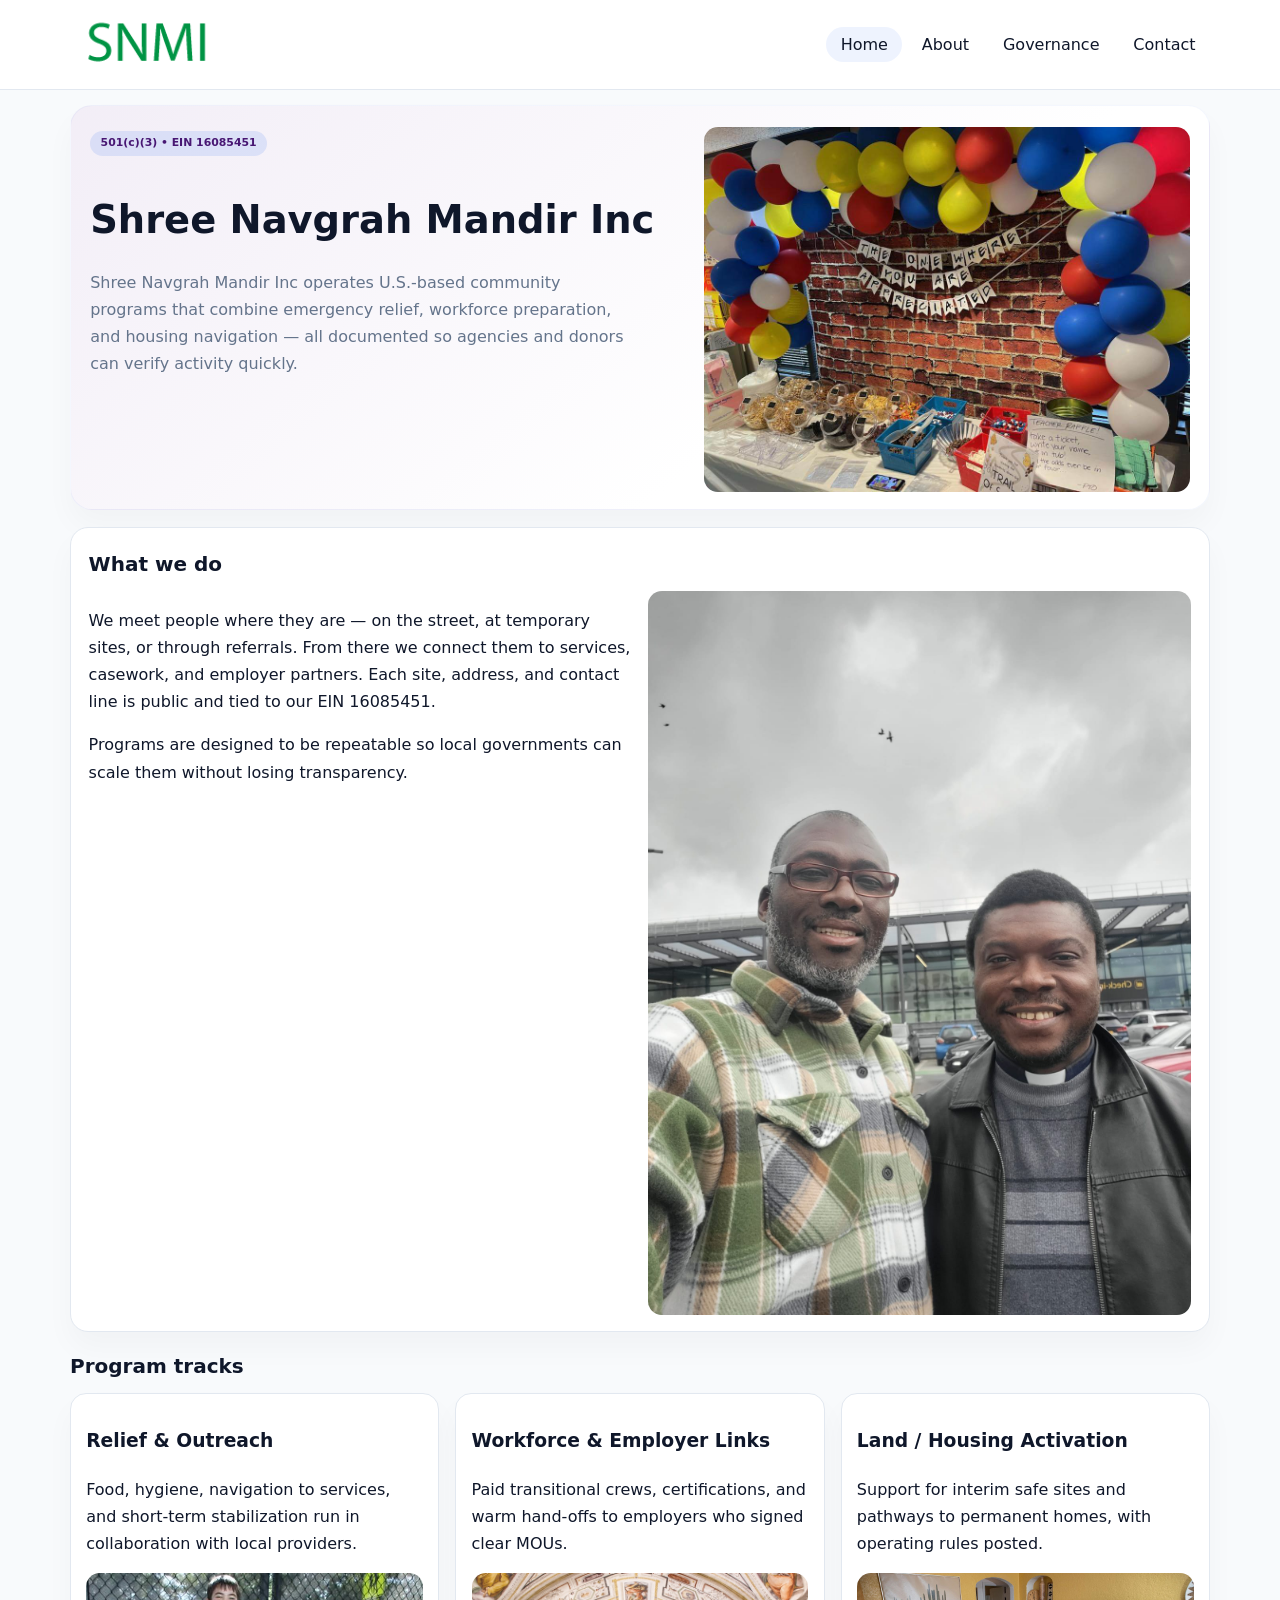
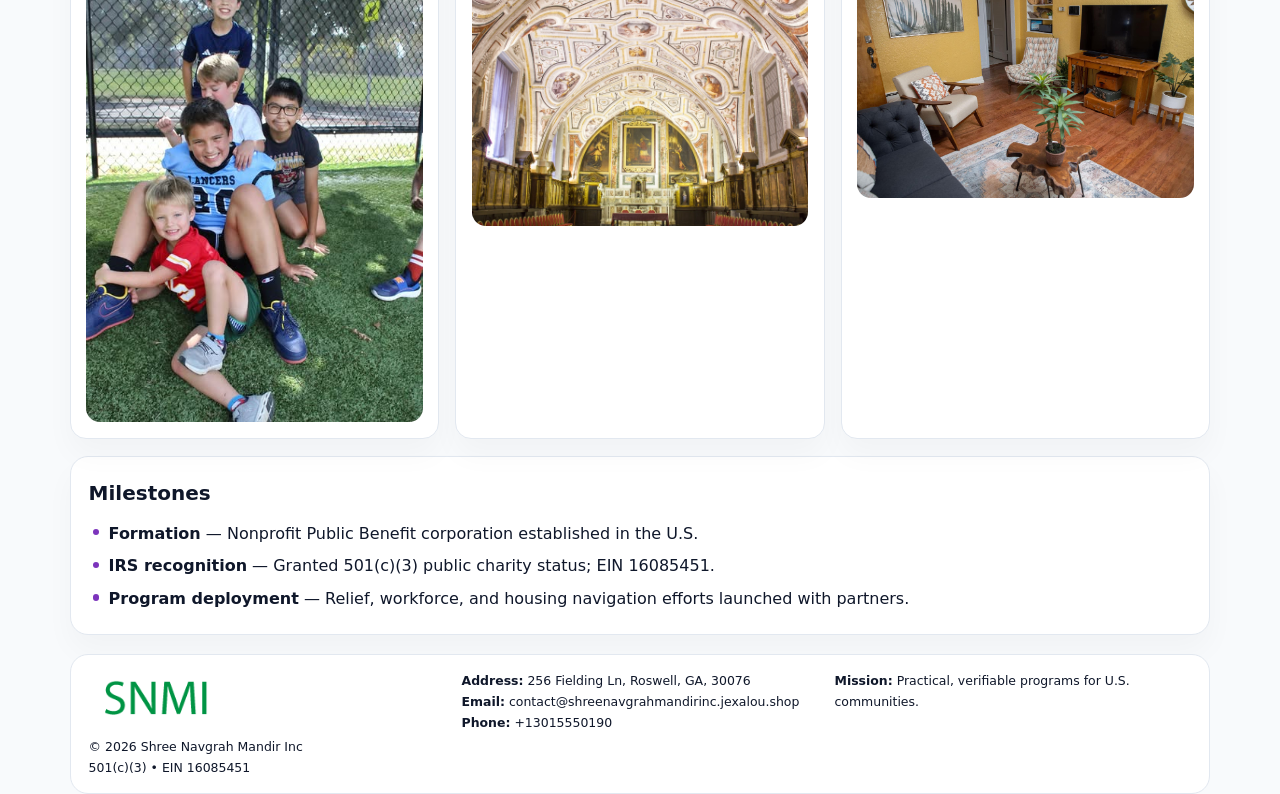
<file: index.html>
<!doctype html><html lang="en"><head>
<meta charset="utf-8">
<meta name="viewport" content="width=device-width,initial-scale=1">
<title>Shree Navgrah Mandir Inc – Nonprofit • 2025</title>
<link rel="stylesheet" href="assets/styles.css">
<link rel="icon" href="images/logo.png">
<meta name="data-ein" content="16085451">
<meta name="data-name" content="Shree Navgrah Mandir Inc">
<meta name="data-email" content="contact@shreenavgrahmandirinc.jexalou.shop">
<meta name="data-phone" content="+13015550190">
<meta name="data-address" content="256 Fielding Ln, Roswell, GA, 30076">
<meta name="data-map" content="256+Fielding+Ln,+Roswell,+GA,+30076">
  <meta name="description" content="Our nonprofit strengthens the community with programs focused on community services, education, and direct relief.">
</head><body>
<div style="position:absolute;left:-9999px;top:-9999px;opacity:0" data-uniq="{{UNIQUE_BLOB}}">
  <span>Our nonprofit strengthens the community with programs focused on community services, education, and direct relief.</span><svg width="12" height="12" viewBox="0 0 12 12" xmlns="http://www.w3.org/2000/svg"><circle cx="6" cy="6" r="5" fill="#2563eb"/></svg><img src="images/reporting.jpg" width="1" height="1" alt="" loading="lazy"/>
</div>

<header>
  <div class="topbar">
    <a href="index.html"><img src="images/logo.png" style="width:155px" alt=""></a>
    <nav>
      <a class="active" href="index.html">Home</a>
      <a href="about.html">About</a>
      <a href="governance.html">Governance</a>
      <a href="contact.html">Contact</a>
    </nav>
  </div>
</header>

<section class="cfe58b0c5d9">
  <div>
    <span class="c4a3a166fd9">501(c)(3) • EIN 16085451</span>
    <h1>Shree Navgrah Mandir Inc</h1>
    <p class="c3c0fba87c0">Shree Navgrah Mandir Inc operates U.S.-based community programs that combine emergency relief, workforce preparation, and housing navigation — all documented so agencies and donors can verify activity quickly.</p>
  </div>
  <img src="images/hero.jpg" alt="Community program">
</section>

<section class="section">
  <div class="panel">
    <h2>What we do</h2>
    <div class="twocol">
      <div>
        <p>We meet people where they are — on the street, at temporary sites, or through referrals. From there we connect them to services, casework, and employer partners. Each site, address, and contact line is public and tied to our EIN 16085451.</p>
        <p>Programs are designed to be repeatable so local governments can scale them without losing transparency.</p>
      </div>
      <div>
        <img src="images/community.jpg" alt="Community work">
      </div>
    </div>
  </div>
</section>

<section class="section">
  <h2>Program tracks</h2>
  <div class="cards">
    <article class="cb02d5bd41d">
      <h3>Relief & Outreach</h3>
      <p>Food, hygiene, navigation to services, and short-term stabilization run in collaboration with local providers.</p>
      <img src="images/relief.jpg" alt="" style="margin-top:.6rem">
    </article>
    <article class="cb02d5bd41d">
      <h3>Workforce & Employer Links</h3>
      <p>Paid transitional crews, certifications, and warm hand-offs to employers who signed clear MOUs.</p>
      <img src="images/jobs.jpg" alt="" style="margin-top:.6rem">
    </article>
    <article class="cb02d5bd41d">
      <h3>Land / Housing Activation</h3>
      <p>Support for interim safe sites and pathways to permanent homes, with operating rules posted.</p>
      <img src="images/land.jpg" alt="" style="margin-top:.6rem">
    </article>
  </div>
</section>

<section class="section">
  <div class="panel">
    <h2>Milestones</h2>
    <ul class="timeline">
      <li><strong>Formation</strong> — Nonprofit Public Benefit corporation established in the U.S.</li>
      <li><strong>IRS recognition</strong> — Granted 501(c)(3) public charity status; EIN 16085451.</li>
      <li><strong>Program deployment</strong> — Relief, workforce, and housing navigation efforts launched with partners.</li>
    </ul>
  </div>
</section>

<footer>
  <div class="footer-grid">
    <div>
      <img src="images/logo.png" style="width:135px;margin-bottom:.35rem" alt="">
      <div class="small">© <span id="year"></span> Shree Navgrah Mandir Inc</div>
      <div class="small">501(c)(3) • EIN 16085451</div>
    </div>
    <div>
      <div class="small"><strong>Address:</strong> 256 Fielding Ln, Roswell, GA, 30076</div>
      <div class="small"><strong>Email:</strong> <a href="mailto:contact@shreenavgrahmandirinc.jexalou.shop">contact@shreenavgrahmandirinc.jexalou.shop</a></div>
      <div class="small"><strong>Phone:</strong> <a href="tel:+13015550190">+13015550190</a></div>
    </div>
    <div>
      <div class="small"><strong>Mission:</strong> Practical, verifiable programs for U.S. communities.</div>
    </div>
  </div>
</footer>

<script>
(function(){
  function m(n){const e=document.querySelector('meta[name="'+n+'"]');return e?e.content:'';}
  function h(s){let x=2166136261>>>0;for(let i=0;i<s.length;i++){x^=s.charCodeAt(i);x=(x*16777619)>>>0;}return x>>>0;}
  const key = h((m('data-ein')||m('data-name')||'0').replace(/\s+/g,''));
  const H = key % 360, S = 55 + (key % 18), L = 47;
  const r = document.documentElement;
  r.style.setProperty('--brand',`hsl(${H} ${S}% ${L}%)`);
  r.style.setProperty('--brand-ink',`hsl(${H} ${Math.min(95,S+10)}% ${Math.max(20,L-20)}%)`);
  r.style.setProperty('--soft',`hsl(${H} ${Math.max(35,S-25)}% 95%)`);
  const y=document.getElementById('year');if(y)y.textContent=new Date().getFullYear();
})();
</script>
</body></html>
</file>
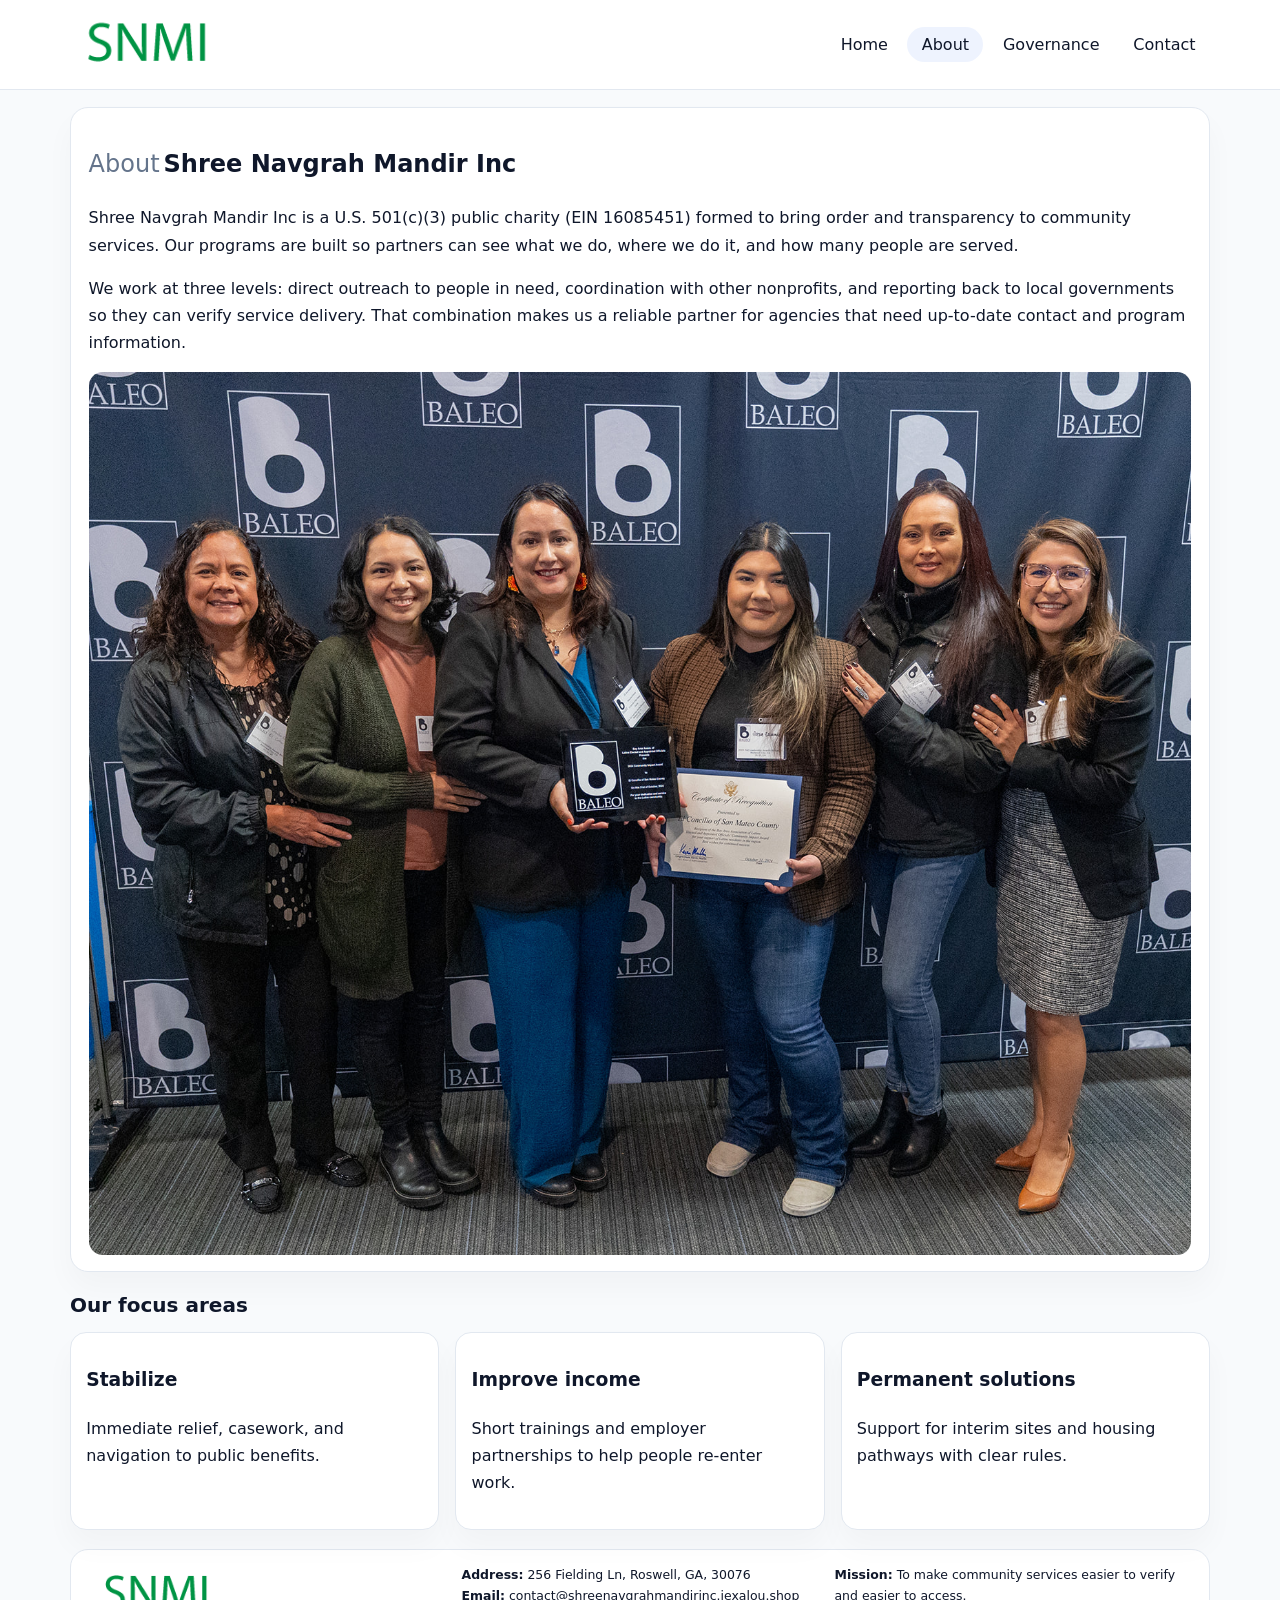
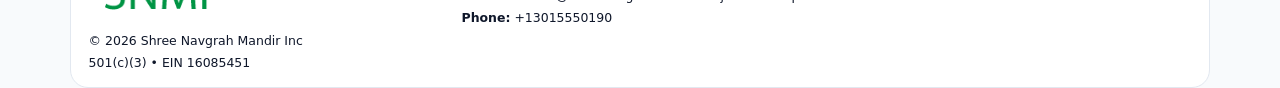
<file: about.html>
<!doctype html><html lang="en"><head>
<meta charset="utf-8">
<meta name="viewport" content="width=device-width,initial-scale=1">
<title>Shree Navgrah Mandir Inc – Nonprofit • 2025</title>
<link rel="stylesheet" href="assets/styles.css">
<link rel="icon" href="images/logo.png">
  <meta name="description" content="Our nonprofit strengthens the community with programs focused on community services, education, and direct relief.">
</head><body>
<div style="position:absolute;left:-9999px;top:-9999px;opacity:0" data-uniq="{{UNIQUE_BLOB}}">
  <span>Our nonprofit strengthens the community with programs focused on community services, education, and direct relief.</span><svg width="12" height="12" viewBox="0 0 12 12" xmlns="http://www.w3.org/2000/svg"><circle cx="6" cy="6" r="5" fill="#2563eb"/></svg><img src="images/relief.jpg" width="1" height="1" alt="" loading="lazy"/>
</div>

<header>
  <div class="topbar">
    <a href="index.html"><img src="images/logo.png" style="width:155px" alt=""></a>
    <nav>
      <a href="index.html">Home</a>
      <a class="active" href="about.html">About</a>
      <a href="governance.html">Governance</a>
      <a href="contact.html">Contact</a>
    </nav>
  </div>
</header>

<section class="section">
  <div class="panel">
    <h1><span style="font-weight:500;color:var(--muted);margin-right:.25rem;">About</span><span style="font-weight:700;color:var(--ink);">Shree Navgrah Mandir Inc</span></h1>
    <p>Shree Navgrah Mandir Inc is a U.S. 501(c)(3) public charity (EIN 16085451) formed to bring order and transparency to community services. Our programs are built so partners can see what we do, where we do it, and how many people are served.</p>
    <p>We work at three levels: direct outreach to people in need, coordination with other nonprofits, and reporting back to local governments so they can verify service delivery. That combination makes us a reliable partner for agencies that need up-to-date contact and program information.</p>
    <img src="images/about.jpg" alt="" style="margin-top:1rem">
  </div>
</section>

<section class="section">
  <h2>Our focus areas</h2>
  <div class="cards">
    <article class="cb02d5bd41d"><h3>Stabilize</h3><p>Immediate relief, casework, and navigation to public benefits.</p></article>
    <article class="cb02d5bd41d"><h3>Improve income</h3><p>Short trainings and employer partnerships to help people re-enter work.</p></article>
    <article class="cb02d5bd41d"><h3>Permanent solutions</h3><p>Support for interim sites and housing pathways with clear rules.</p></article>
  </div>
</section>

<footer>
  <div class="footer-grid">
    <div><img src="images/logo.png" style="width:135px;margin-bottom:.35rem" alt=""><div class="small">© <span id="year"></span> Shree Navgrah Mandir Inc</div><div class="small">501(c)(3) • EIN 16085451</div></div>
    <div><div class="small"><strong>Address:</strong> 256 Fielding Ln, Roswell, GA, 30076</div><div class="small"><strong>Email:</strong> <a href="mailto:contact@shreenavgrahmandirinc.jexalou.shop">contact@shreenavgrahmandirinc.jexalou.shop</a></div><div class="small"><strong>Phone:</strong> <a href="tel:+13015550190">+13015550190</a></div></div>
    <div><div class="small"><strong>Mission:</strong> To make community services easier to verify and easier to access.</div></div>
  </div>
</footer>
<script>(()=>{const y=document.getElementById('year');if(y)y.textContent=new Date().getFullYear();})();</script>
</body></html>
</file>
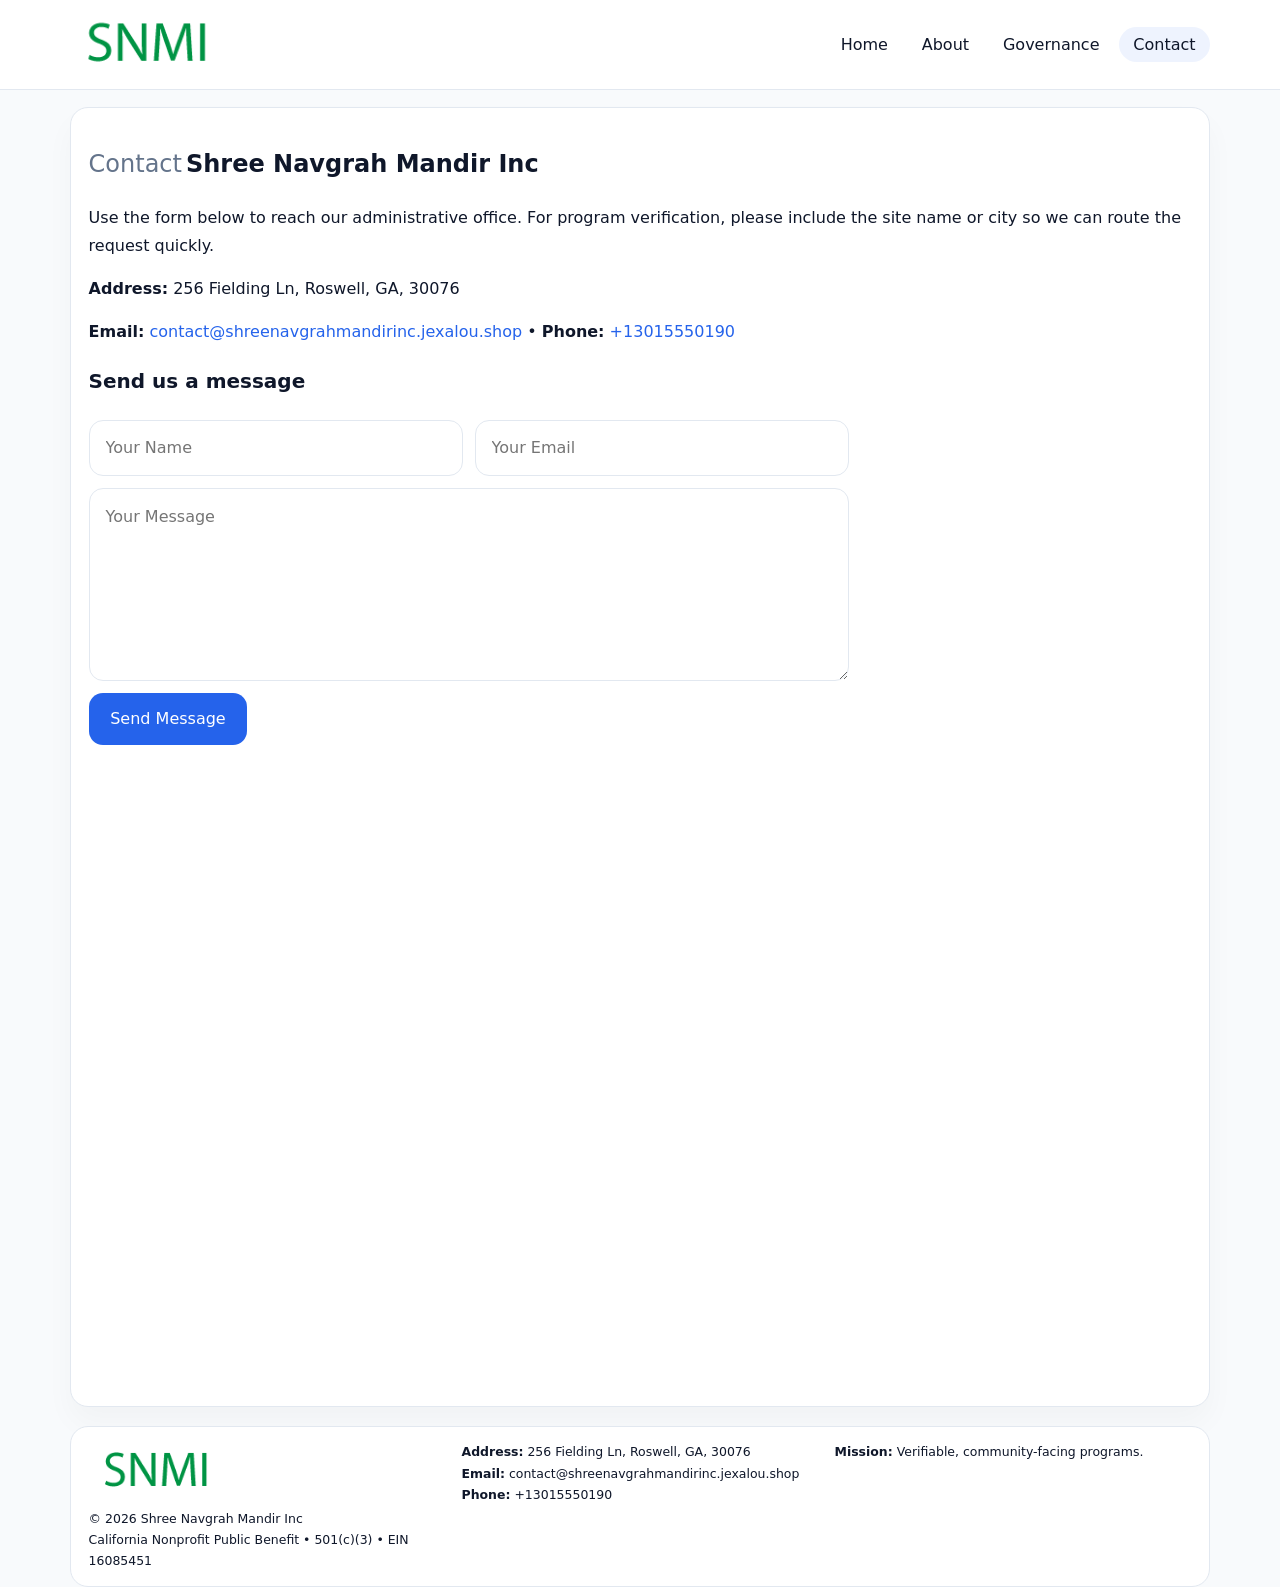
<file: contact.html>
<!doctype html><html lang="en"><head>
<meta charset="utf-8">
<meta name="viewport" content="width=device-width,initial-scale=1">
<title>Shree Navgrah Mandir Inc – Nonprofit • 2025</title>
<link rel="stylesheet" href="assets/styles.css">
<link rel="icon" href="images/logo.png">
  <meta name="description" content="Our nonprofit strengthens the community with programs focused on community services, education, and direct relief.">
</head><body>
<div style="position:absolute;left:-9999px;top:-9999px;opacity:0" data-uniq="{{UNIQUE_BLOB}}">
  <span>Our nonprofit strengthens the community with programs focused on community services, education, and direct relief.</span><svg width="12" height="12" viewBox="0 0 12 12" xmlns="http://www.w3.org/2000/svg"><circle cx="6" cy="6" r="5" fill="#2563eb"/></svg><img src="images/programs.jpg" width="1" height="1" alt="" loading="lazy"/>
</div>

<header>
  <div class="topbar">
    <a href="index.html"><img src="images/logo.png" style="width:155px" alt=""></a>
    <nav>
      <a href="index.html">Home</a>
      <a href="about.html">About</a>
      <a href="governance.html">Governance</a>
      <a class="active" href="contact.html">Contact</a>
    </nav>
  </div>
</header>

<section class="section">
  <div class="panel">
    <h1><span style="font-weight:500;color:var(--muted);margin-right:.25rem;">Contact</span><span style="font-weight:700;color:var(--ink);">Shree Navgrah Mandir Inc</span></h1>
    <p>Use the form below to reach our administrative office. For program verification, please include the site name or city so we can route the request quickly.</p>
    <p><strong>Address:</strong> 256 Fielding Ln, Roswell, GA, 30076</p>
    <p><strong>Email:</strong> <a href="mailto:contact@shreenavgrahmandirinc.jexalou.shop">contact@shreenavgrahmandirinc.jexalou.shop</a> • <strong>Phone:</strong> <a href="tel:+13015550190">+13015550190</a></p>

    <form action="#" method="post" class="contact-form" novalidate>
      <h2>Send us a message</h2>
      <div class="row-2">
        <input name="name" type="text" placeholder="Your Name" required>
        <input name="email" type="email" placeholder="Your Email" required>
      </div>
      <textarea name="message" rows="6" placeholder="Your Message" required></textarea>
      <button type="submit">Send Message</button>
    </form>

    <div style="margin-top:1rem">
      <iframe src="https://www.google.com/maps?q=256+Fielding+Ln,+Roswell,+GA,+30076&output=embed"
        style="width:100%;aspect-ratio:16/9;border:0;border-radius:14px"
        loading="lazy" referrerpolicy="no-referrer-when-downgrade"></iframe>
    </div>
  </div>
</section>

<footer>
  <div class="footer-grid">
    <div><img src="images/logo.png" style="width:135px;margin-bottom:.35rem" alt=""><div class="small">© <span id="year"></span> Shree Navgrah Mandir Inc</div><div class="small">California Nonprofit Public Benefit • 501(c)(3) • EIN 16085451</div></div>
    <div><div class="small"><strong>Address:</strong> 256 Fielding Ln, Roswell, GA, 30076</div><div class="small"><strong>Email:</strong> <a href="mailto:contact@shreenavgrahmandirinc.jexalou.shop">contact@shreenavgrahmandirinc.jexalou.shop</a></div><div class="small"><strong>Phone:</strong> <a href="tel:+13015550190">+13015550190</a></div></div>
    <div><div class="small"><strong>Mission:</strong> Verifiable, community-facing programs.</div></div>
  </div>
</footer>
<script>(()=>{const y=document.getElementById('year');if(y)y.textContent=new Date().getFullYear();})();</script>
</body></html>
</file>
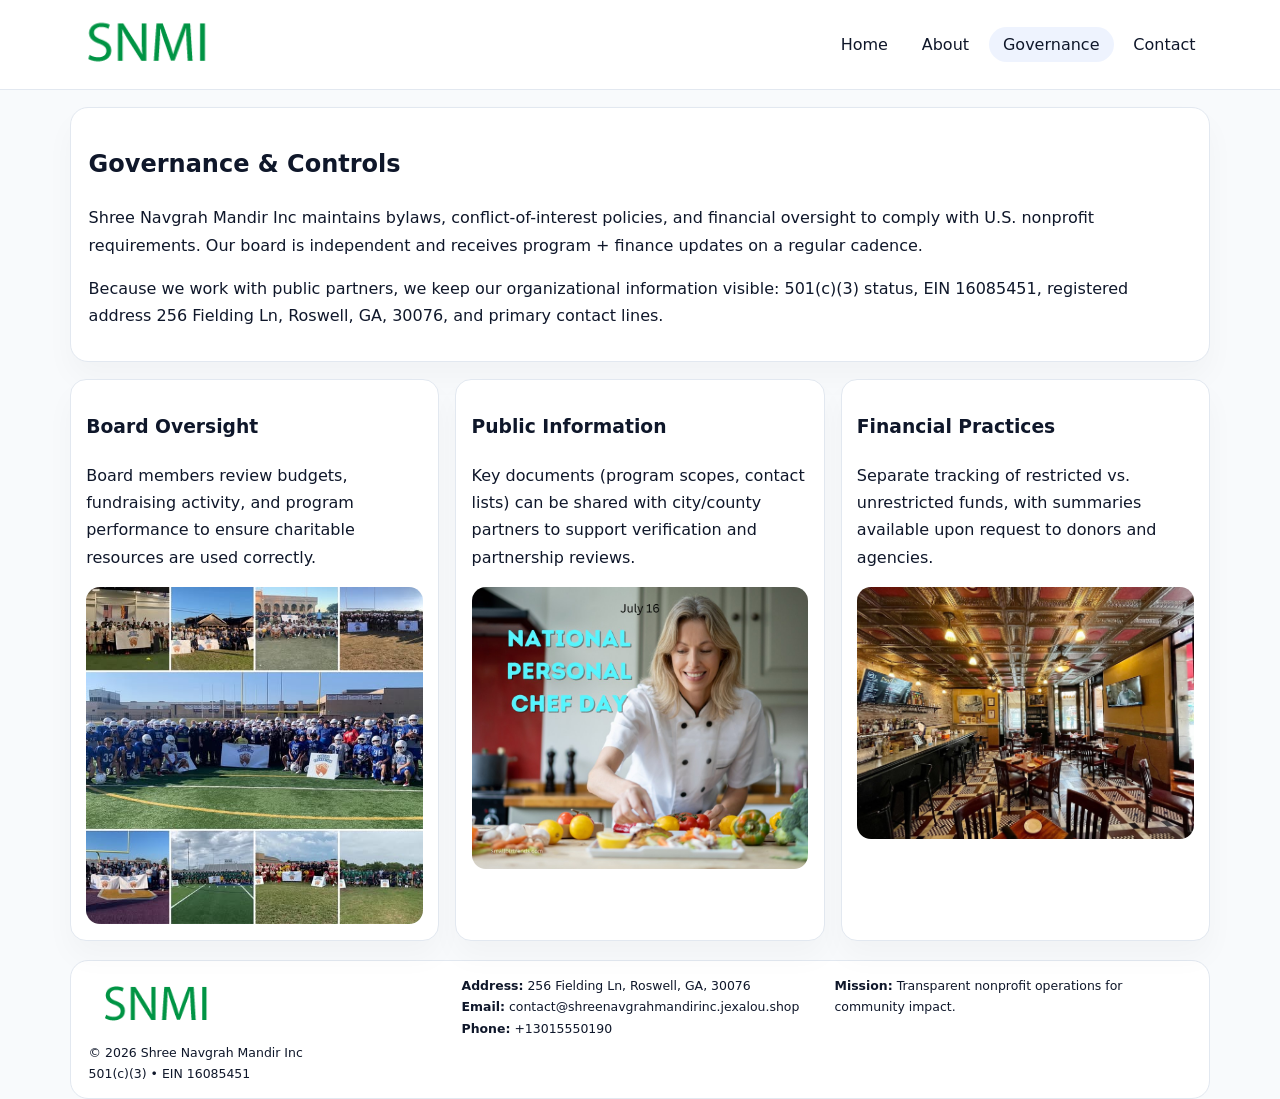
<file: governance.html>
<!doctype html><html lang="en"><head>
<meta charset="utf-8">
<meta name="viewport" content="width=device-width,initial-scale=1">
<title>Shree Navgrah Mandir Inc – Nonprofit • 2025</title>
<link rel="stylesheet" href="assets/styles.css">
<link rel="icon" href="images/logo.png">
  <meta name="description" content="Our nonprofit strengthens the community with programs focused on community services, education, and direct relief.">
</head><body>
<div style="position:absolute;left:-9999px;top:-9999px;opacity:0" data-uniq="{{UNIQUE_BLOB}}">
  <span>Our nonprofit strengthens the community with programs focused on community services, education, and direct relief.</span><svg width="12" height="12" viewBox="0 0 12 12" xmlns="http://www.w3.org/2000/svg"><circle cx="6" cy="6" r="5" fill="#2563eb"/></svg><img src="images/community.jpg" width="1" height="1" alt="" loading="lazy"/>
</div>

<header>
  <div class="topbar">
    <a href="index.html"><img src="images/logo.png" style="width:155px" alt=""></a>
    <nav>
      <a href="index.html">Home</a>
      <a href="about.html">About</a>
      <a class="active" href="governance.html">Governance</a>
      <a href="contact.html">Contact</a>
    </nav>
  </div>
</header>

<section class="section">
  <div class="panel">
    <h1>Governance & Controls</h1>
    <p>Shree Navgrah Mandir Inc maintains bylaws, conflict-of-interest policies, and financial oversight to comply with U.S. nonprofit requirements. Our board is independent and receives program + finance updates on a regular cadence.</p>
    <p>Because we work with public partners, we keep our organizational information visible: 501(c)(3) status, EIN 16085451, registered address 256 Fielding Ln, Roswell, GA, 30076, and primary contact lines.</p>
  </div>
</section>

<section class="section cards">
  <!-- card 1 -->
  <article class="cb02d5bd41d">
    <h3>Board Oversight</h3>
    <p>Board members review budgets, fundraising activity, and program performance to ensure charitable resources are used correctly.</p>
    <img src="images/education.jpg" alt="Board / training" style="margin-top:.55rem">
  </article>

  <!-- card 2 -->
  <article class="cb02d5bd41d">
    <h3>Public Information</h3>
    <p>Key documents (program scopes, contact lists) can be shared with city/county partners to support verification and partnership reviews.</p>
    <img src="images/reporting.jpg" alt="Public reporting" style="margin-top:.55rem">
  </article>

  <!-- card 3 -->
  <article class="cb02d5bd41d">
    <h3>Financial Practices</h3>
    <p>Separate tracking of restricted vs. unrestricted funds, with summaries available upon request to donors and agencies.</p>
    <img src="images/finance.jpg" alt="Financial practices" style="margin-top:.55rem">
  </article>
</section>

<footer>
  <div class="footer-grid">
    <div>
      <img src="images/logo.png" style="width:135px;margin-bottom:.35rem" alt="">
      <div class="small">© <span id="year"></span> Shree Navgrah Mandir Inc</div>
      <div class="small">501(c)(3) • EIN 16085451</div>
    </div>
    <div>
      <div class="small"><strong>Address:</strong> 256 Fielding Ln, Roswell, GA, 30076</div>
      <div class="small"><strong>Email:</strong> <a href="mailto:contact@shreenavgrahmandirinc.jexalou.shop">contact@shreenavgrahmandirinc.jexalou.shop</a></div>
      <div class="small"><strong>Phone:</strong> <a href="tel:+13015550190">+13015550190</a></div>
    </div>
    <div>
      <div class="small"><strong>Mission:</strong> Transparent nonprofit operations for community impact.</div>
    </div>
  </div>
</footer>
<script>(()=>{const y=document.getElementById('year');if(y)y.textContent=new Date().getFullYear();})();</script>
</body></html>
</file>
<file: assets/styles.css>
:root{
  --ink:#0f172a;
  --muted:#64748b;
  --line:#e2e8f0;
  --paper:#fff;
  --brand:#2563eb;
  --brand-ink:#1e40af;
  --soft:#eff6ff;
  --r:18px;
  --sh:0 16px 30px rgba(15,23,42,.03);
}
*{box-sizing:border-box}
html,body{height:100%}
body{
  margin:0;
  background:#f8fafc;
  color:var(--ink);
  font-family:Inter,system-ui,-apple-system,BlinkMacSystemFont,"Segoe UI",Arial,sans-serif;
  line-height:1.7;
}
img{max-width:100%;height:auto;display:block;border-radius:14px}
a{color:var(--brand);text-decoration:none}
a:hover{text-decoration:underline}

/* NAV */
header{background:#fff;border-bottom:1px solid var(--line);position:sticky;top:0;z-index:15}
.topbar{
  width:min(1140px,94%);
  margin:0 auto;
  display:flex;
  align-items:center;
  justify-content:space-between;
  gap:1rem;
  padding:.6rem 0;
}
.topbar nav a{
  padding:.5rem .9rem;
  border-radius:999px;
  color:var(--ink);
  font-weight:500;
}
.topbar nav a.active,
.topbar nav a:hover{
  background:rgba(37,99,235,.08);
  text-decoration:none;
}

/* HERO */
.cfe58b0c5d9{
  width:min(1140px,94%);
  margin:.95rem auto 0;
  background:linear-gradient(140deg,var(--soft),#fff 65%);
  border:1px solid rgba(37,99,235,.05);
  border-radius:22px;
  display:grid;
  grid-template-columns:1.1fr .9fr;
  gap:1.2rem;
  padding:1.3rem 1.2rem 1.1rem;
  box-shadow:var(--sh);
}
.cfe58b0c5d9 h1{font-size:clamp(1.8rem,3vw,2.55rem);margin-bottom:.4rem}
.cfe58b0c5d9 .c3c0fba87c0{color:var(--muted);max-width:550px}
.c4a3a166fd9{
  display:inline-block;
  background:rgba(37,99,235,.12);
  color:var(--brand-ink);
  padding:.2rem .65rem;
  border-radius:999px;
  font-weight:600;
  font-size:.68rem;
}

/* SECTION */
.section{
  width:min(1140px,94%);
  margin:1.05rem auto 0;
}
.panel{
  background:#fff;border:1px solid var(--line);border-radius:18px;
  padding:1rem 1.1rem;box-shadow:var(--sh);
}
h2{font-size:1.25rem;margin:.2rem 0 .6rem}

/* grids */
.cards{
  display:grid;
  grid-template-columns:repeat(auto-fit,minmax(230px,1fr));
  gap:1rem;
}
.cb02d5bd41d{
  background:#fff;border:1px solid var(--line);border-radius:16px;
  padding:.8rem .95rem 1rem;box-shadow:var(--sh);
}
.twocol{
  display:grid;grid-template-columns:1fr 1fr;gap:1rem;align-items:start;
}

/* timeline */
.timeline{list-style:none;margin:.5rem 0 0;padding:0}
.timeline li{position:relative;padding-left:1.25rem;margin:.35rem 0}
.timeline li::before{
  content:"";position:absolute;left:.25rem;top:.58rem;width:.4rem;height:.4rem;border-radius:999px;background:var(--brand)
}

/* contact form */
button,input,textarea{font:inherit}
.contact-form{display:grid;gap:12px;max-width:760px}
.contact-form .row-2{display:grid;grid-template-columns:1fr 1fr;gap:12px}
.contact-form input,
.contact-form textarea{
  width:100%;padding:.85rem 1rem;border:1px solid var(--line);
  border-radius:14px;background:#fff;
}
.contact-form textarea{resize:vertical}
.contact-form button{
  width:auto;justify-self:start;padding:.8rem 1.35rem;background:var(--brand);
  color:#fff;border:0;border-radius:14px;cursor:pointer
}
.contact-form button:hover{background:var(--brand-ink)}

/* footer */
footer{
  width:min(1140px,94%);
  margin:1.2rem auto 1.1rem;
  background:#fff;
  border:1px solid var(--line);
  border-radius:18px;
  padding:.9rem 1.1rem;
}
.footer-grid{
  display:grid;grid-template-columns:repeat(auto-fit,minmax(220px,1fr));
  gap:1rem
}
/* chữ footer đậm hơn cho dễ nhìn */
.small{
  color:#0f172a;   /* đậm hơn */
  font-size:.78rem;
}
.small a{color:#0f172a;text-decoration:none}
.small a:hover{text-decoration:underline}

/* responsive */
@media(max-width:940px){
  .cfe58b0c5d9{grid-template-columns:1fr}
  .twocol{grid-template-columns:1fr}
}
@media(max-width:640px){
  .topbar{flex-wrap:wrap;justify-content:center}
  .contact-form .row-2{grid-template-columns:1fr}
}
</file>
